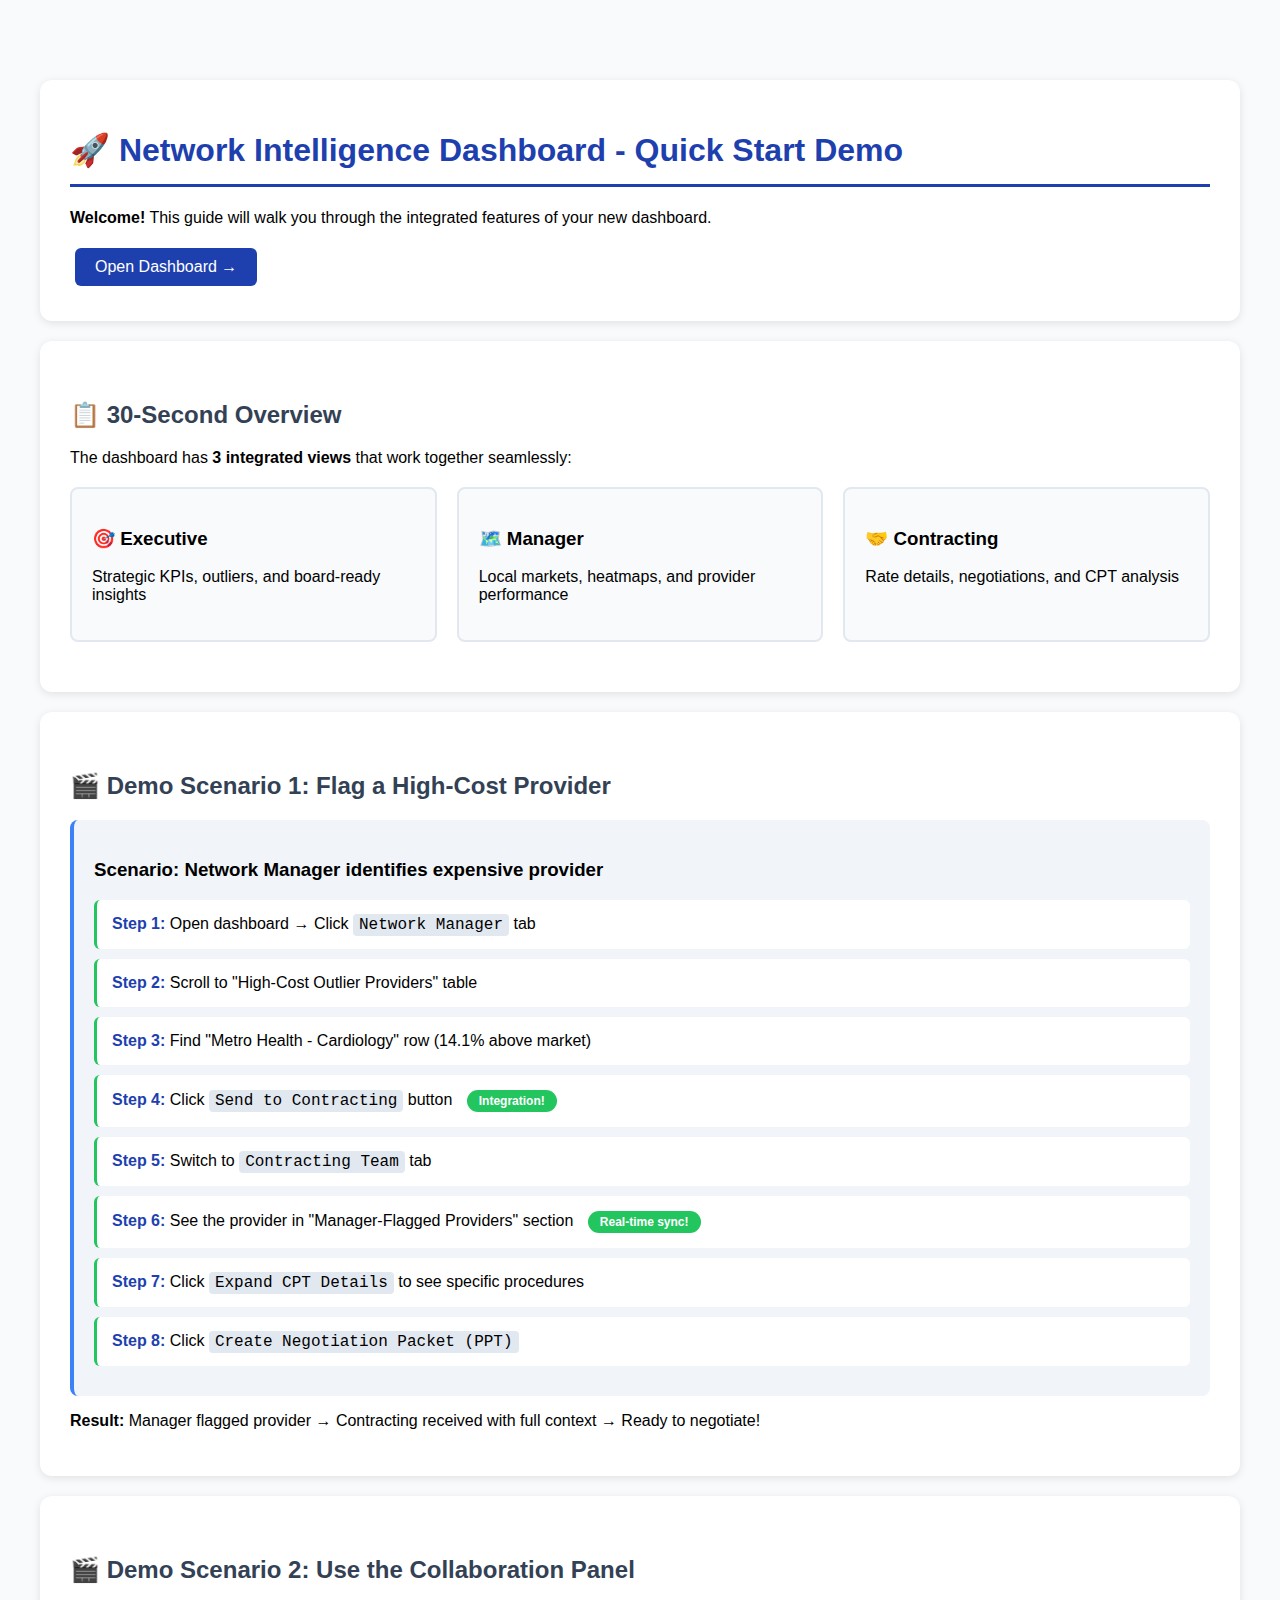
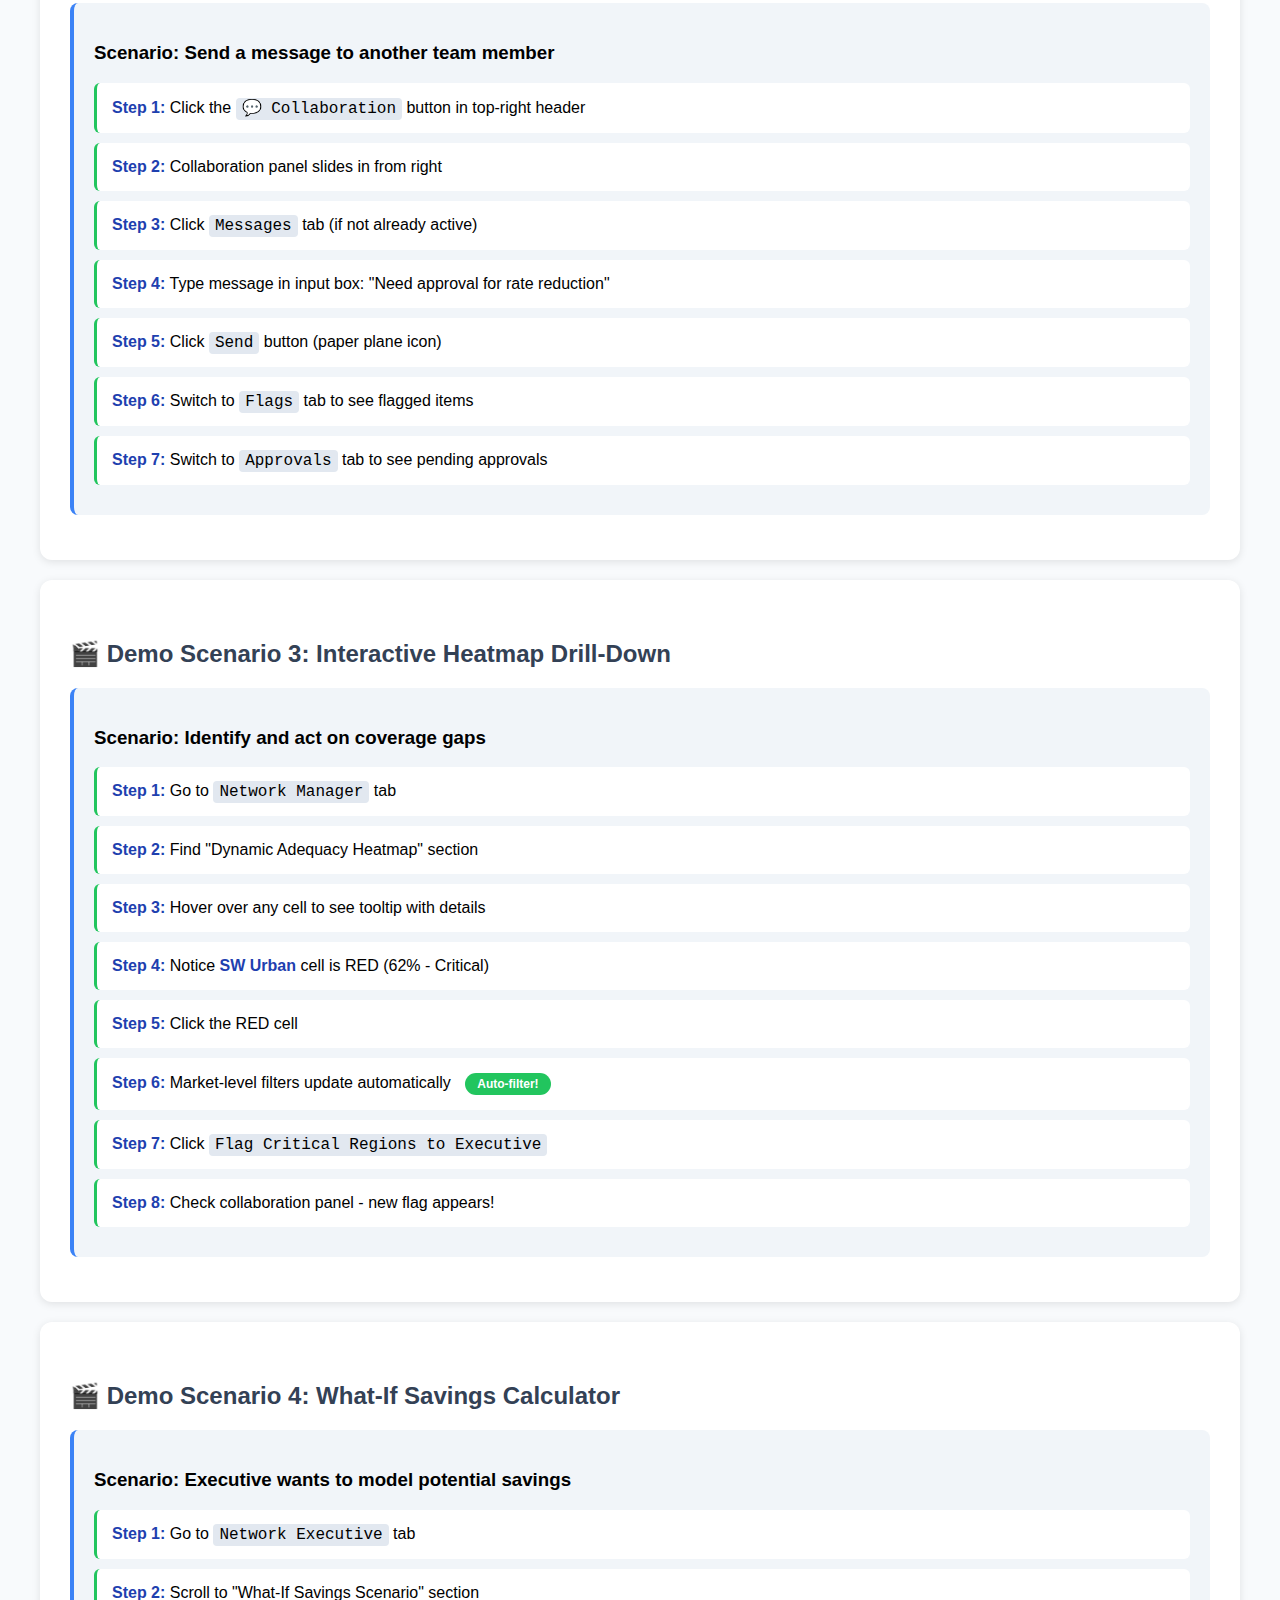
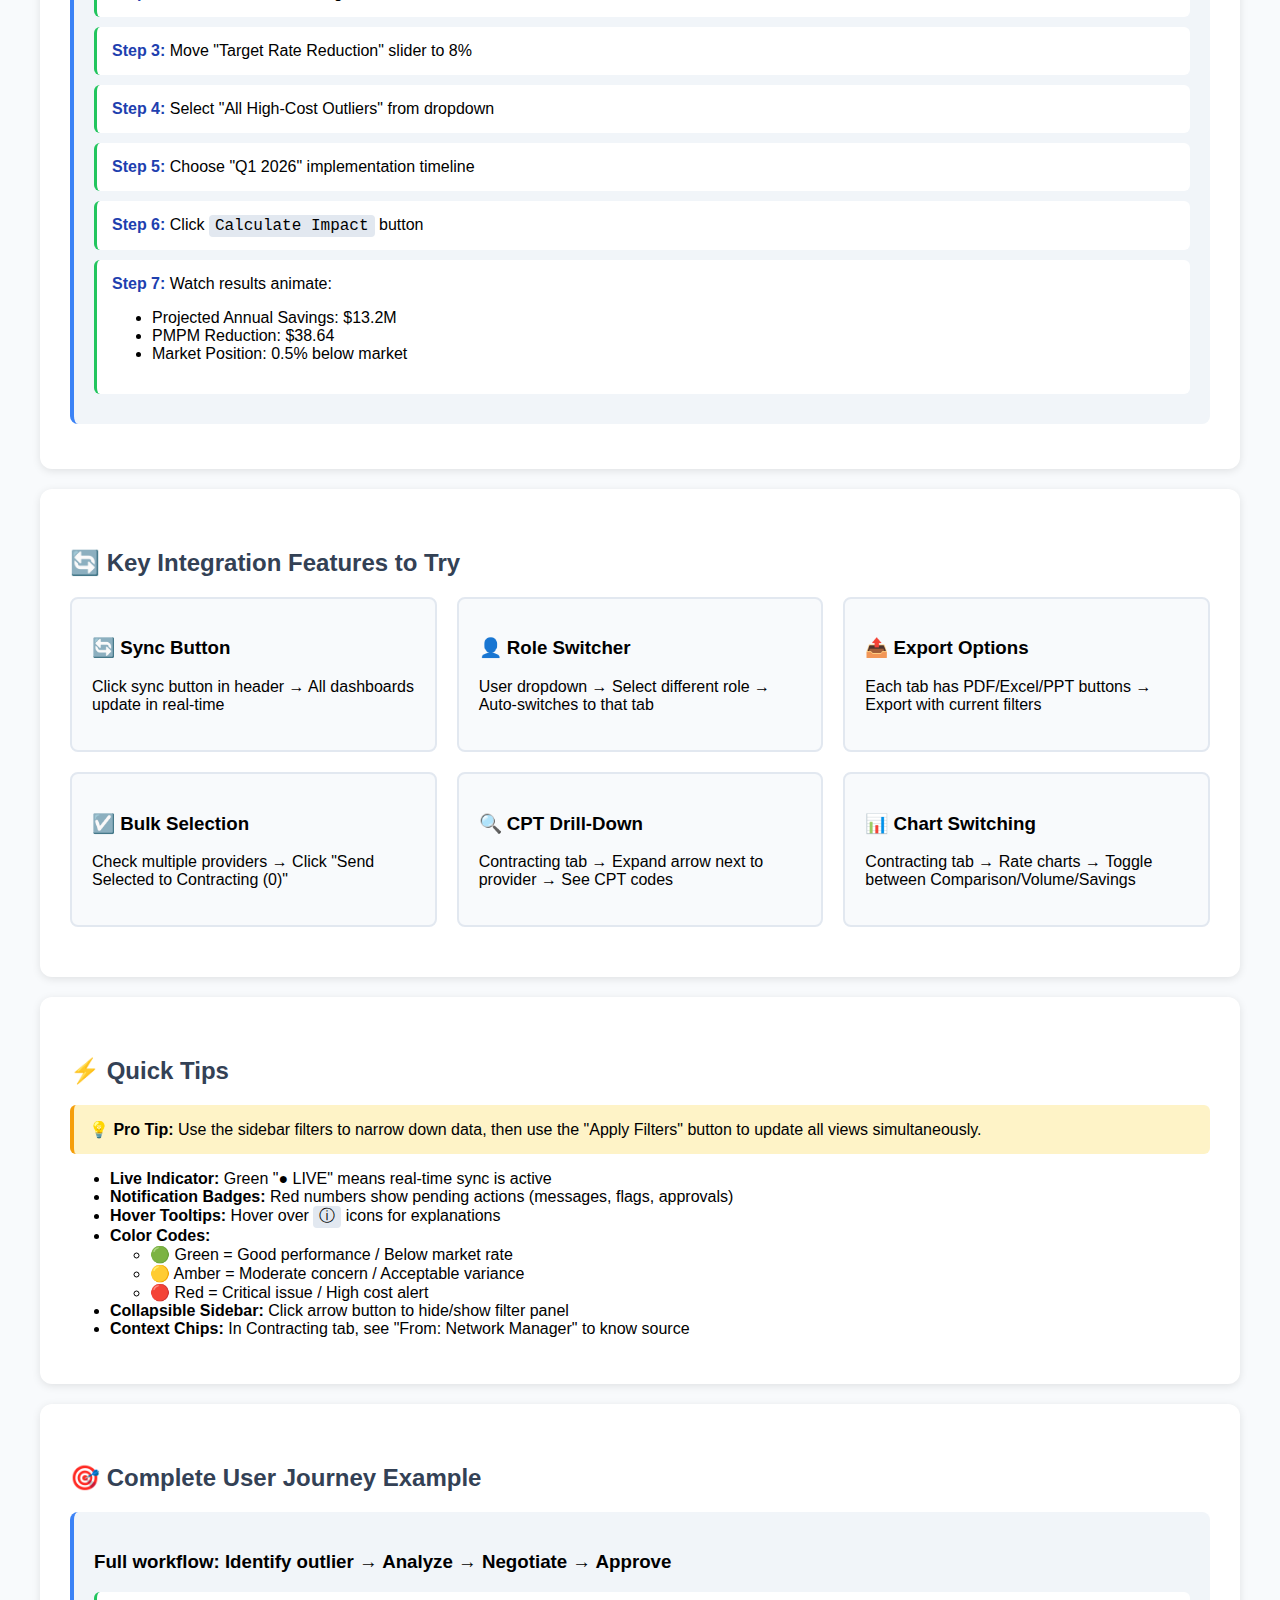
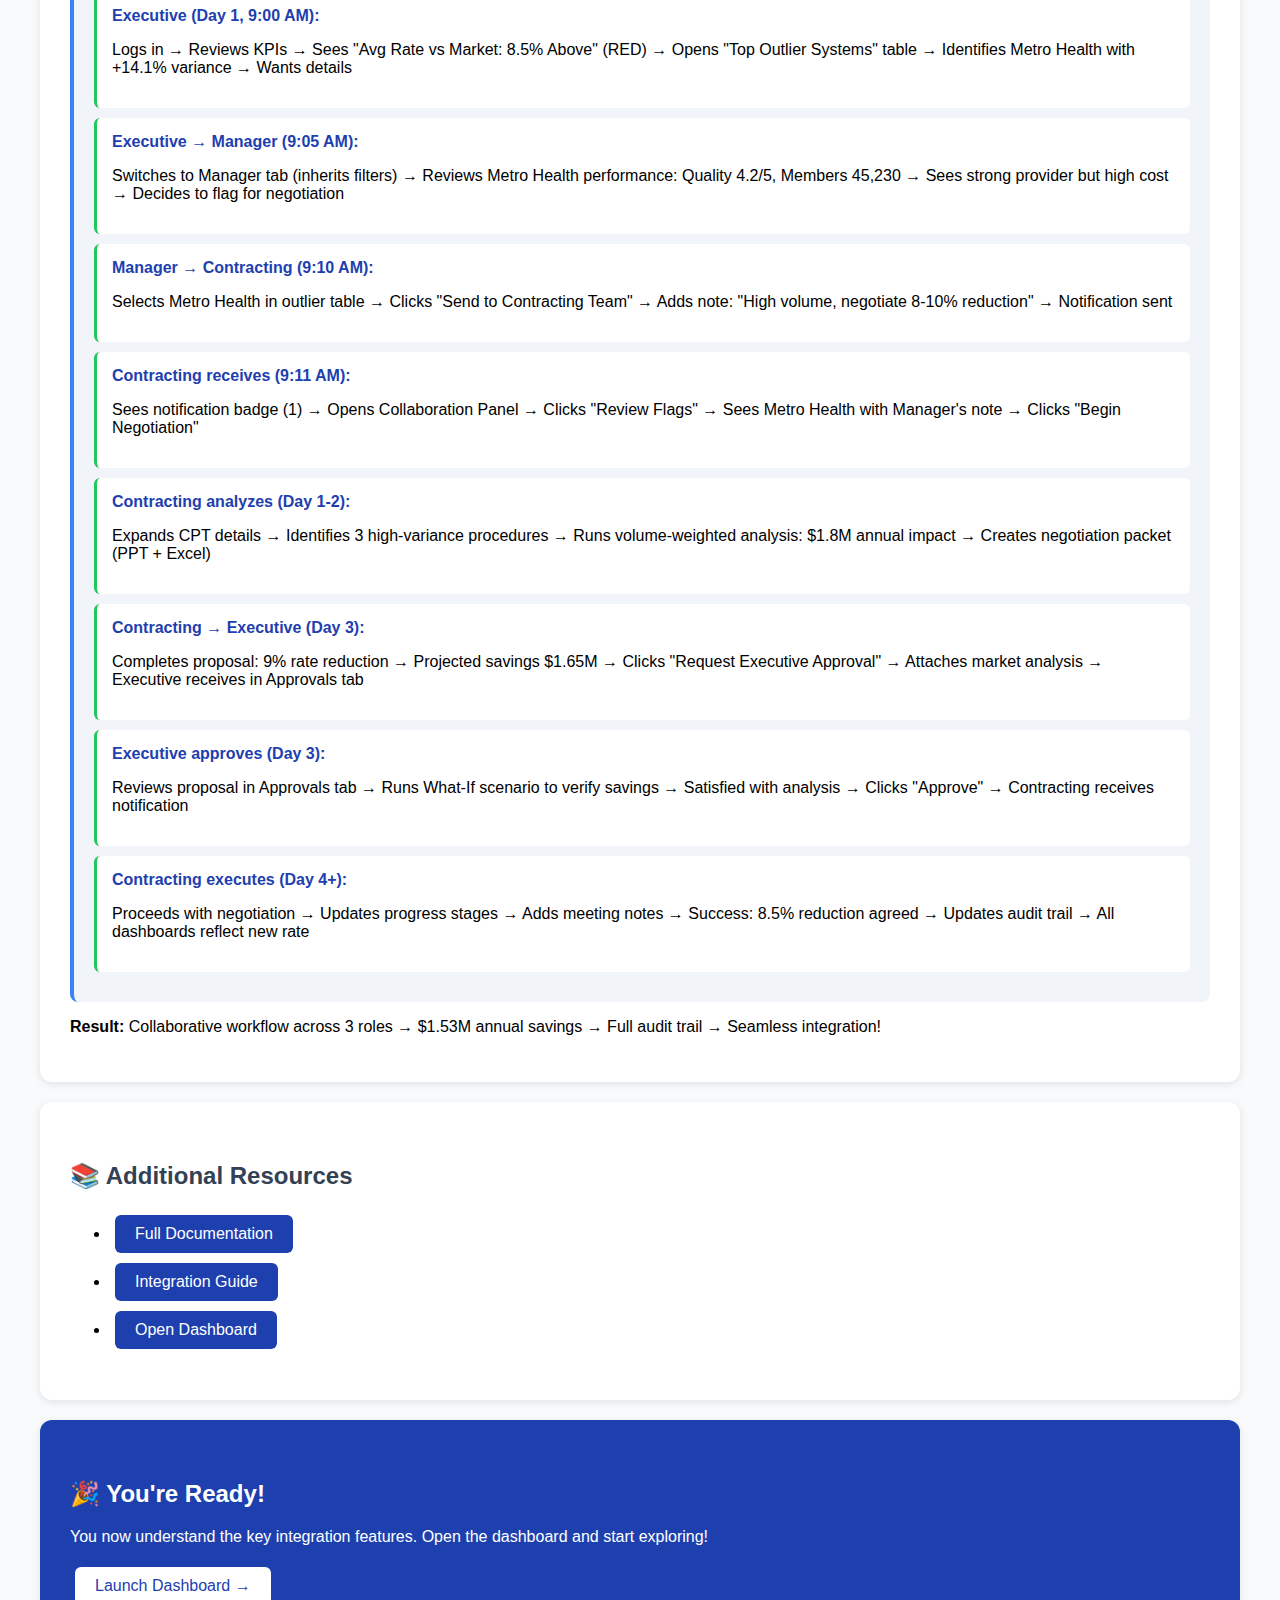
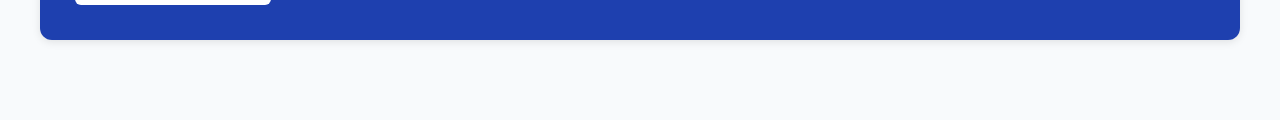
<file: demo.html>
<!DOCTYPE html>
<html lang="en">
<head>
    <meta charset="UTF-8">
    <meta name="viewport" content="width=device-width, initial-scale=1.0">
    <title>Dashboard Demo - Quick Start</title>
    <style>
        body {
            font-family: 'Segoe UI', Tahoma, Geneva, Verdana, sans-serif;
            max-width: 1200px;
            margin: 40px auto;
            padding: 20px;
            background: #f8fafc;
        }
        .demo-section {
            background: white;
            padding: 30px;
            margin: 20px 0;
            border-radius: 12px;
            box-shadow: 0 2px 8px rgba(0,0,0,0.1);
        }
        h1 {
            color: #1e40af;
            border-bottom: 3px solid #1e40af;
            padding-bottom: 15px;
        }
        h2 {
            color: #334155;
            margin-top: 30px;
        }
        .workflow {
            background: #f1f5f9;
            padding: 20px;
            border-left: 4px solid #3b82f6;
            margin: 15px 0;
            border-radius: 8px;
        }
        .step {
            background: white;
            padding: 15px;
            margin: 10px 0;
            border-radius: 6px;
            border-left: 3px solid #22c55e;
        }
        .step strong {
            color: #1e40af;
        }
        .button-demo {
            display: inline-block;
            background: #1e40af;
            color: white;
            padding: 10px 20px;
            border-radius: 6px;
            text-decoration: none;
            margin: 5px;
            cursor: pointer;
        }
        .button-demo:hover {
            background: #1e3a8a;
        }
        .feature-badge {
            display: inline-block;
            background: #22c55e;
            color: white;
            padding: 4px 12px;
            border-radius: 12px;
            font-size: 12px;
            font-weight: bold;
            margin-left: 10px;
        }
        .warning {
            background: #fef3c7;
            border-left: 4px solid #f59e0b;
            padding: 15px;
            border-radius: 6px;
            margin: 15px 0;
        }
        code {
            background: #e2e8f0;
            padding: 2px 6px;
            border-radius: 4px;
            font-family: 'Courier New', monospace;
        }
        .demo-grid {
            display: grid;
            grid-template-columns: repeat(auto-fit, minmax(300px, 1fr));
            gap: 20px;
            margin: 20px 0;
        }
        .demo-card {
            background: #f8fafc;
            padding: 20px;
            border-radius: 8px;
            border: 2px solid #e2e8f0;
        }
        .demo-card:hover {
            border-color: #1e40af;
            transform: translateY(-2px);
            transition: all 0.3s;
        }
    </style>
</head>
<body>
    <div class="demo-section">
        <h1>🚀 Network Intelligence Dashboard - Quick Start Demo</h1>
        <p><strong>Welcome!</strong> This guide will walk you through the integrated features of your new dashboard.</p>
        <a href="index.html" class="button-demo">Open Dashboard →</a>
    </div>

    <div class="demo-section">
        <h2>📋 30-Second Overview</h2>
        <p>The dashboard has <strong>3 integrated views</strong> that work together seamlessly:</p>
        
        <div class="demo-grid">
            <div class="demo-card">
                <h3>🎯 Executive</h3>
                <p>Strategic KPIs, outliers, and board-ready insights</p>
            </div>
            <div class="demo-card">
                <h3>🗺️ Manager</h3>
                <p>Local markets, heatmaps, and provider performance</p>
            </div>
            <div class="demo-card">
                <h3>🤝 Contracting</h3>
                <p>Rate details, negotiations, and CPT analysis</p>
            </div>
        </div>
    </div>

    <div class="demo-section">
        <h2>🎬 Demo Scenario 1: Flag a High-Cost Provider</h2>
        
        <div class="workflow">
            <h3>Scenario: Network Manager identifies expensive provider</h3>
            
            <div class="step">
                <strong>Step 1:</strong> Open dashboard → Click <code>Network Manager</code> tab
            </div>
            
            <div class="step">
                <strong>Step 2:</strong> Scroll to "High-Cost Outlier Providers" table
            </div>
            
            <div class="step">
                <strong>Step 3:</strong> Find "Metro Health - Cardiology" row (14.1% above market)
            </div>
            
            <div class="step">
                <strong>Step 4:</strong> Click <code>Send to Contracting</code> button
                <span class="feature-badge">Integration!</span>
            </div>
            
            <div class="step">
                <strong>Step 5:</strong> Switch to <code>Contracting Team</code> tab
            </div>
            
            <div class="step">
                <strong>Step 6:</strong> See the provider in "Manager-Flagged Providers" section
                <span class="feature-badge">Real-time sync!</span>
            </div>
            
            <div class="step">
                <strong>Step 7:</strong> Click <code>Expand CPT Details</code> to see specific procedures
            </div>
            
            <div class="step">
                <strong>Step 8:</strong> Click <code>Create Negotiation Packet (PPT)</code>
            </div>
        </div>
        
        <p><strong>Result:</strong> Manager flagged provider → Contracting received with full context → Ready to negotiate!</p>
    </div>

    <div class="demo-section">
        <h2>🎬 Demo Scenario 2: Use the Collaboration Panel</h2>
        
        <div class="workflow">
            <h3>Scenario: Send a message to another team member</h3>
            
            <div class="step">
                <strong>Step 1:</strong> Click the <code>💬 Collaboration</code> button in top-right header
            </div>
            
            <div class="step">
                <strong>Step 2:</strong> Collaboration panel slides in from right
            </div>
            
            <div class="step">
                <strong>Step 3:</strong> Click <code>Messages</code> tab (if not already active)
            </div>
            
            <div class="step">
                <strong>Step 4:</strong> Type message in input box: "Need approval for rate reduction"
            </div>
            
            <div class="step">
                <strong>Step 5:</strong> Click <code>Send</code> button (paper plane icon)
            </div>
            
            <div class="step">
                <strong>Step 6:</strong> Switch to <code>Flags</code> tab to see flagged items
            </div>
            
            <div class="step">
                <strong>Step 7:</strong> Switch to <code>Approvals</code> tab to see pending approvals
            </div>
        </div>
    </div>

    <div class="demo-section">
        <h2>🎬 Demo Scenario 3: Interactive Heatmap Drill-Down</h2>
        
        <div class="workflow">
            <h3>Scenario: Identify and act on coverage gaps</h3>
            
            <div class="step">
                <strong>Step 1:</strong> Go to <code>Network Manager</code> tab
            </div>
            
            <div class="step">
                <strong>Step 2:</strong> Find "Dynamic Adequacy Heatmap" section
            </div>
            
            <div class="step">
                <strong>Step 3:</strong> Hover over any cell to see tooltip with details
            </div>
            
            <div class="step">
                <strong>Step 4:</strong> Notice <strong>SW Urban</strong> cell is RED (62% - Critical)
            </div>
            
            <div class="step">
                <strong>Step 5:</strong> Click the RED cell
            </div>
            
            <div class="step">
                <strong>Step 6:</strong> Market-level filters update automatically
                <span class="feature-badge">Auto-filter!</span>
            </div>
            
            <div class="step">
                <strong>Step 7:</strong> Click <code>Flag Critical Regions to Executive</code>
            </div>
            
            <div class="step">
                <strong>Step 8:</strong> Check collaboration panel - new flag appears!
            </div>
        </div>
    </div>

    <div class="demo-section">
        <h2>🎬 Demo Scenario 4: What-If Savings Calculator</h2>
        
        <div class="workflow">
            <h3>Scenario: Executive wants to model potential savings</h3>
            
            <div class="step">
                <strong>Step 1:</strong> Go to <code>Network Executive</code> tab
            </div>
            
            <div class="step">
                <strong>Step 2:</strong> Scroll to "What-If Savings Scenario" section
            </div>
            
            <div class="step">
                <strong>Step 3:</strong> Move "Target Rate Reduction" slider to 8%
            </div>
            
            <div class="step">
                <strong>Step 4:</strong> Select "All High-Cost Outliers" from dropdown
            </div>
            
            <div class="step">
                <strong>Step 5:</strong> Choose "Q1 2026" implementation timeline
            </div>
            
            <div class="step">
                <strong>Step 6:</strong> Click <code>Calculate Impact</code> button
            </div>
            
            <div class="step">
                <strong>Step 7:</strong> Watch results animate:
                <ul>
                    <li>Projected Annual Savings: $13.2M</li>
                    <li>PMPM Reduction: $38.64</li>
                    <li>Market Position: 0.5% below market</li>
                </ul>
            </div>
        </div>
    </div>

    <div class="demo-section">
        <h2>🔄 Key Integration Features to Try</h2>
        
        <div class="demo-grid">
            <div class="demo-card">
                <h3>🔄 Sync Button</h3>
                <p>Click sync button in header → All dashboards update in real-time</p>
            </div>
            
            <div class="demo-card">
                <h3>👤 Role Switcher</h3>
                <p>User dropdown → Select different role → Auto-switches to that tab</p>
            </div>
            
            <div class="demo-card">
                <h3>📤 Export Options</h3>
                <p>Each tab has PDF/Excel/PPT buttons → Export with current filters</p>
            </div>
            
            <div class="demo-card">
                <h3>☑️ Bulk Selection</h3>
                <p>Check multiple providers → Click "Send Selected to Contracting (0)"</p>
            </div>
            
            <div class="demo-card">
                <h3>🔍 CPT Drill-Down</h3>
                <p>Contracting tab → Expand arrow next to provider → See CPT codes</p>
            </div>
            
            <div class="demo-card">
                <h3>📊 Chart Switching</h3>
                <p>Contracting tab → Rate charts → Toggle between Comparison/Volume/Savings</p>
            </div>
        </div>
    </div>

    <div class="demo-section">
        <h2>⚡ Quick Tips</h2>
        
        <div class="warning">
            <strong>💡 Pro Tip:</strong> Use the sidebar filters to narrow down data, then use the "Apply Filters" button to update all views simultaneously.
        </div>
        
        <ul>
            <li><strong>Live Indicator:</strong> Green "● LIVE" means real-time sync is active</li>
            <li><strong>Notification Badges:</strong> Red numbers show pending actions (messages, flags, approvals)</li>
            <li><strong>Hover Tooltips:</strong> Hover over <code>ⓘ</code> icons for explanations</li>
            <li><strong>Color Codes:</strong>
                <ul>
                    <li>🟢 Green = Good performance / Below market rate</li>
                    <li>🟡 Amber = Moderate concern / Acceptable variance</li>
                    <li>🔴 Red = Critical issue / High cost alert</li>
                </ul>
            </li>
            <li><strong>Collapsible Sidebar:</strong> Click arrow button to hide/show filter panel</li>
            <li><strong>Context Chips:</strong> In Contracting tab, see "From: Network Manager" to know source</li>
        </ul>
    </div>

    <div class="demo-section">
        <h2>🎯 Complete User Journey Example</h2>
        
        <div class="workflow">
            <h3>Full workflow: Identify outlier → Analyze → Negotiate → Approve</h3>
            
            <div class="step">
                <strong>Executive (Day 1, 9:00 AM):</strong>
                <p>Logs in → Reviews KPIs → Sees "Avg Rate vs Market: 8.5% Above" (RED) → Opens "Top Outlier Systems" table → Identifies Metro Health with +14.1% variance → Wants details</p>
            </div>
            
            <div class="step">
                <strong>Executive → Manager (9:05 AM):</strong>
                <p>Switches to Manager tab (inherits filters) → Reviews Metro Health performance: Quality 4.2/5, Members 45,230 → Sees strong provider but high cost → Decides to flag for negotiation</p>
            </div>
            
            <div class="step">
                <strong>Manager → Contracting (9:10 AM):</strong>
                <p>Selects Metro Health in outlier table → Clicks "Send to Contracting Team" → Adds note: "High volume, negotiate 8-10% reduction" → Notification sent</p>
            </div>
            
            <div class="step">
                <strong>Contracting receives (9:11 AM):</strong>
                <p>Sees notification badge (1) → Opens Collaboration Panel → Clicks "Review Flags" → Sees Metro Health with Manager's note → Clicks "Begin Negotiation"</p>
            </div>
            
            <div class="step">
                <strong>Contracting analyzes (Day 1-2):</strong>
                <p>Expands CPT details → Identifies 3 high-variance procedures → Runs volume-weighted analysis: $1.8M annual impact → Creates negotiation packet (PPT + Excel)</p>
            </div>
            
            <div class="step">
                <strong>Contracting → Executive (Day 3):</strong>
                <p>Completes proposal: 9% rate reduction → Projected savings $1.65M → Clicks "Request Executive Approval" → Attaches market analysis → Executive receives in Approvals tab</p>
            </div>
            
            <div class="step">
                <strong>Executive approves (Day 3):</strong>
                <p>Reviews proposal in Approvals tab → Runs What-If scenario to verify savings → Satisfied with analysis → Clicks "Approve" → Contracting receives notification</p>
            </div>
            
            <div class="step">
                <strong>Contracting executes (Day 4+):</strong>
                <p>Proceeds with negotiation → Updates progress stages → Adds meeting notes → Success: 8.5% reduction agreed → Updates audit trail → All dashboards reflect new rate</p>
            </div>
        </div>
        
        <p><strong>Result:</strong> Collaborative workflow across 3 roles → $1.53M annual savings → Full audit trail → Seamless integration!</p>
    </div>

    <div class="demo-section">
        <h2>📚 Additional Resources</h2>
        <ul>
            <li><a href="README.md" class="button-demo">Full Documentation</a></li>
            <li><a href="INTEGRATION_GUIDE.md" class="button-demo">Integration Guide</a></li>
            <li><a href="index.html" class="button-demo">Open Dashboard</a></li>
        </ul>
    </div>

    <div class="demo-section" style="background: #1e40af; color: white;">
        <h2 style="color: white; border-color: white;">🎉 You're Ready!</h2>
        <p>You now understand the key integration features. Open the dashboard and start exploring!</p>
        <a href="index.html" class="button-demo" style="background: white; color: #1e40af;">Launch Dashboard →</a>
    </div>
</body>
</html>
</file>
